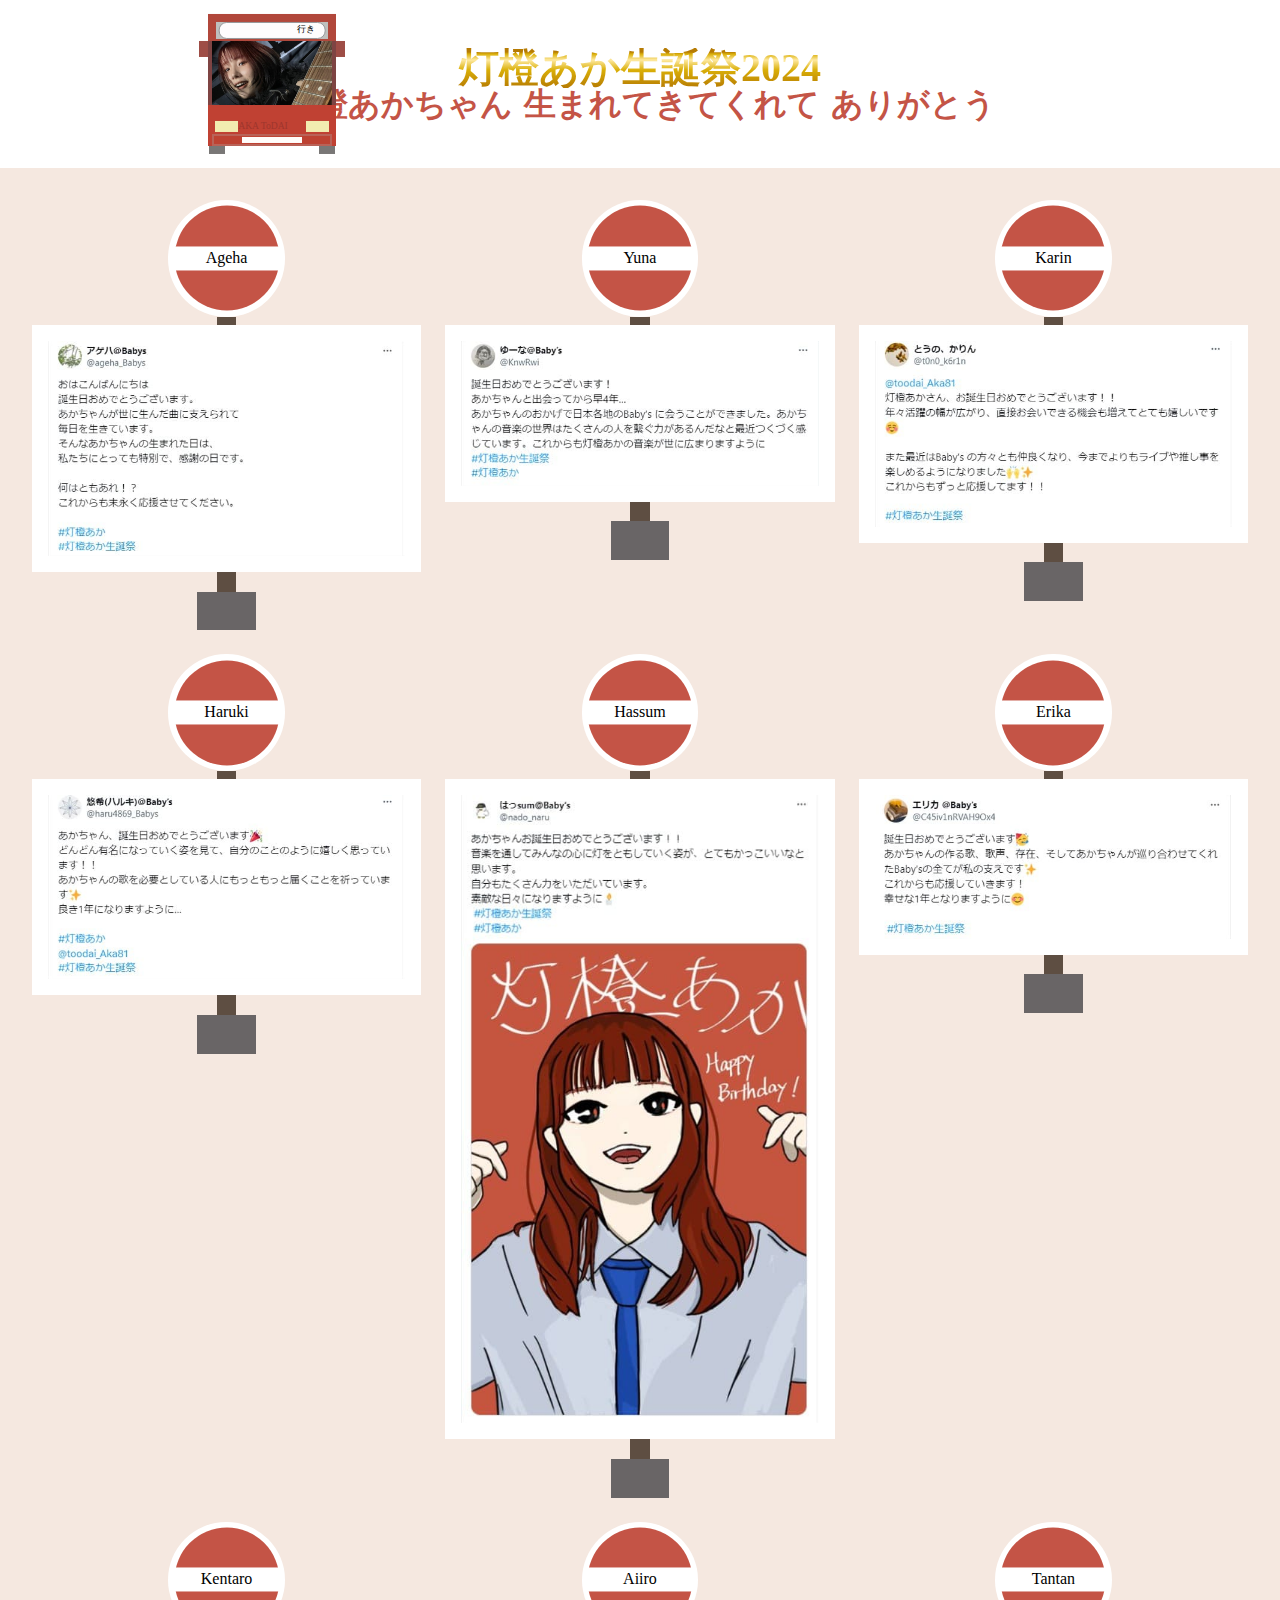
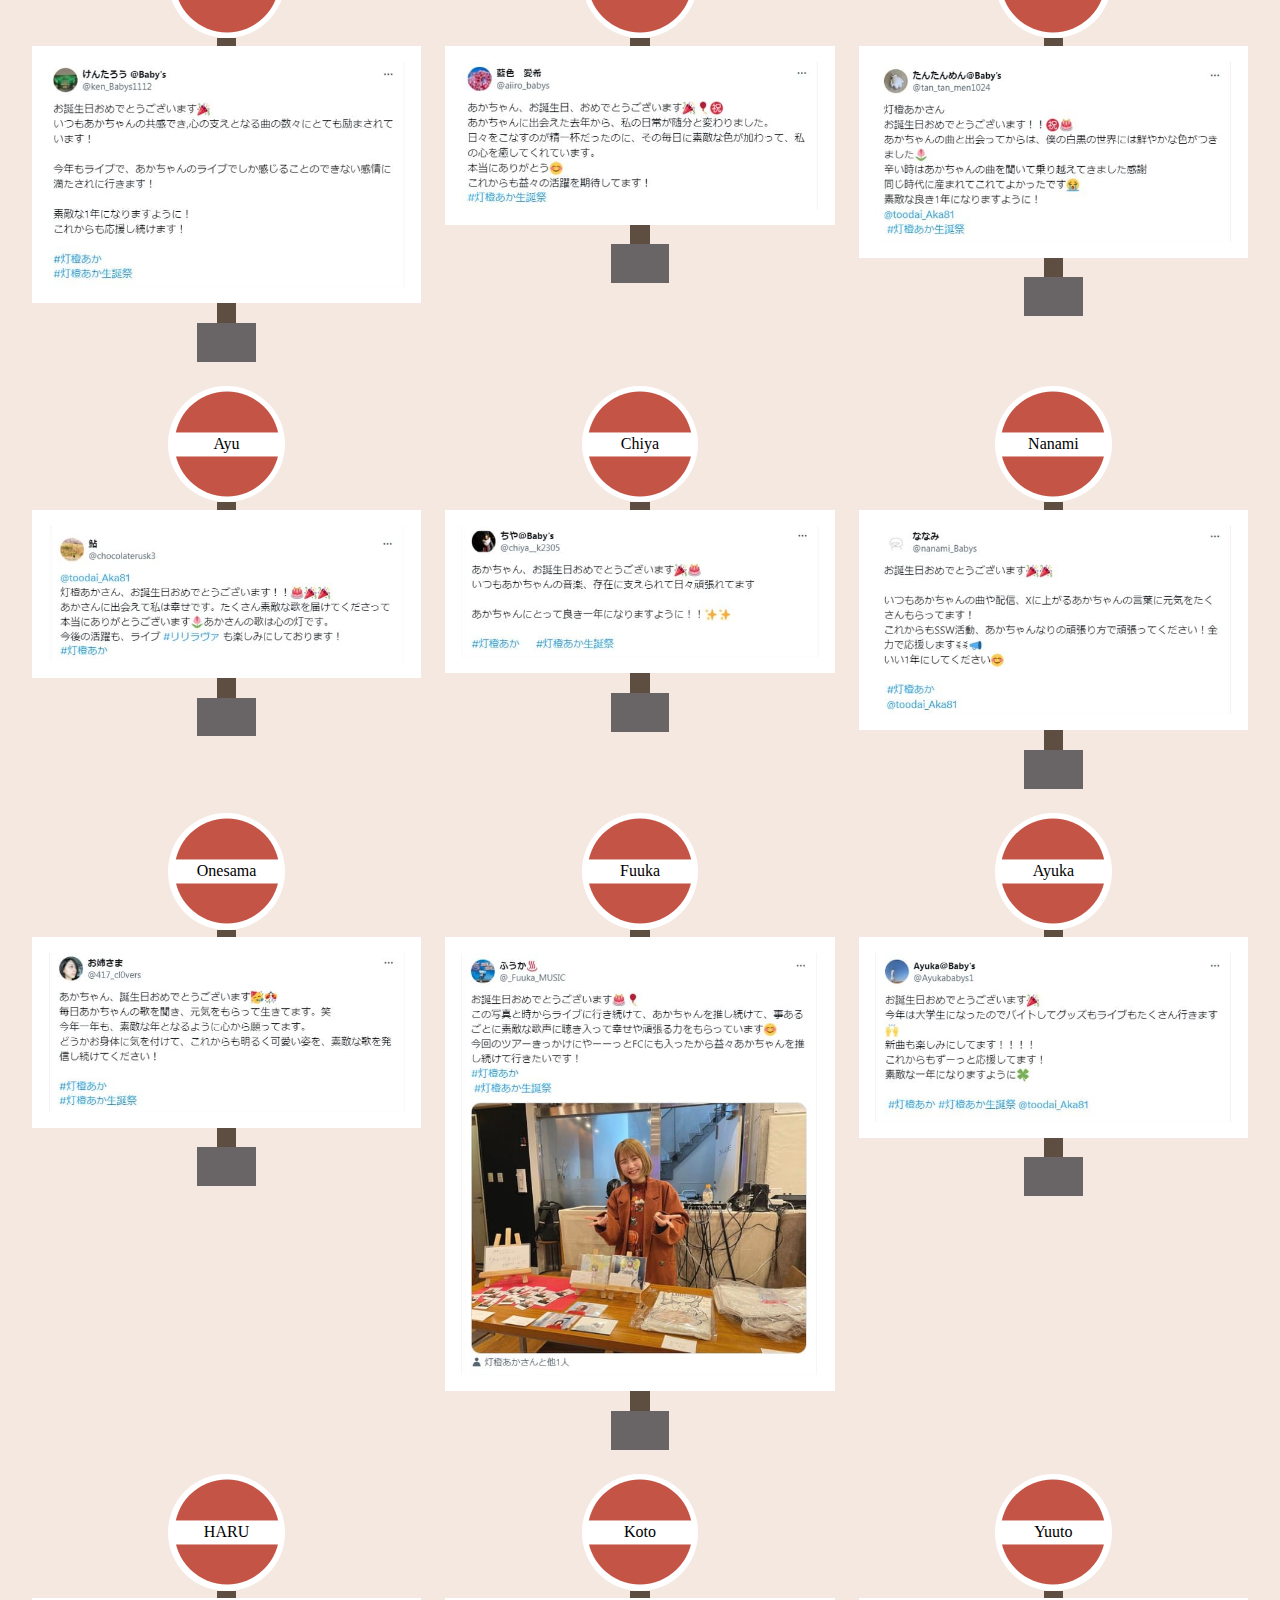
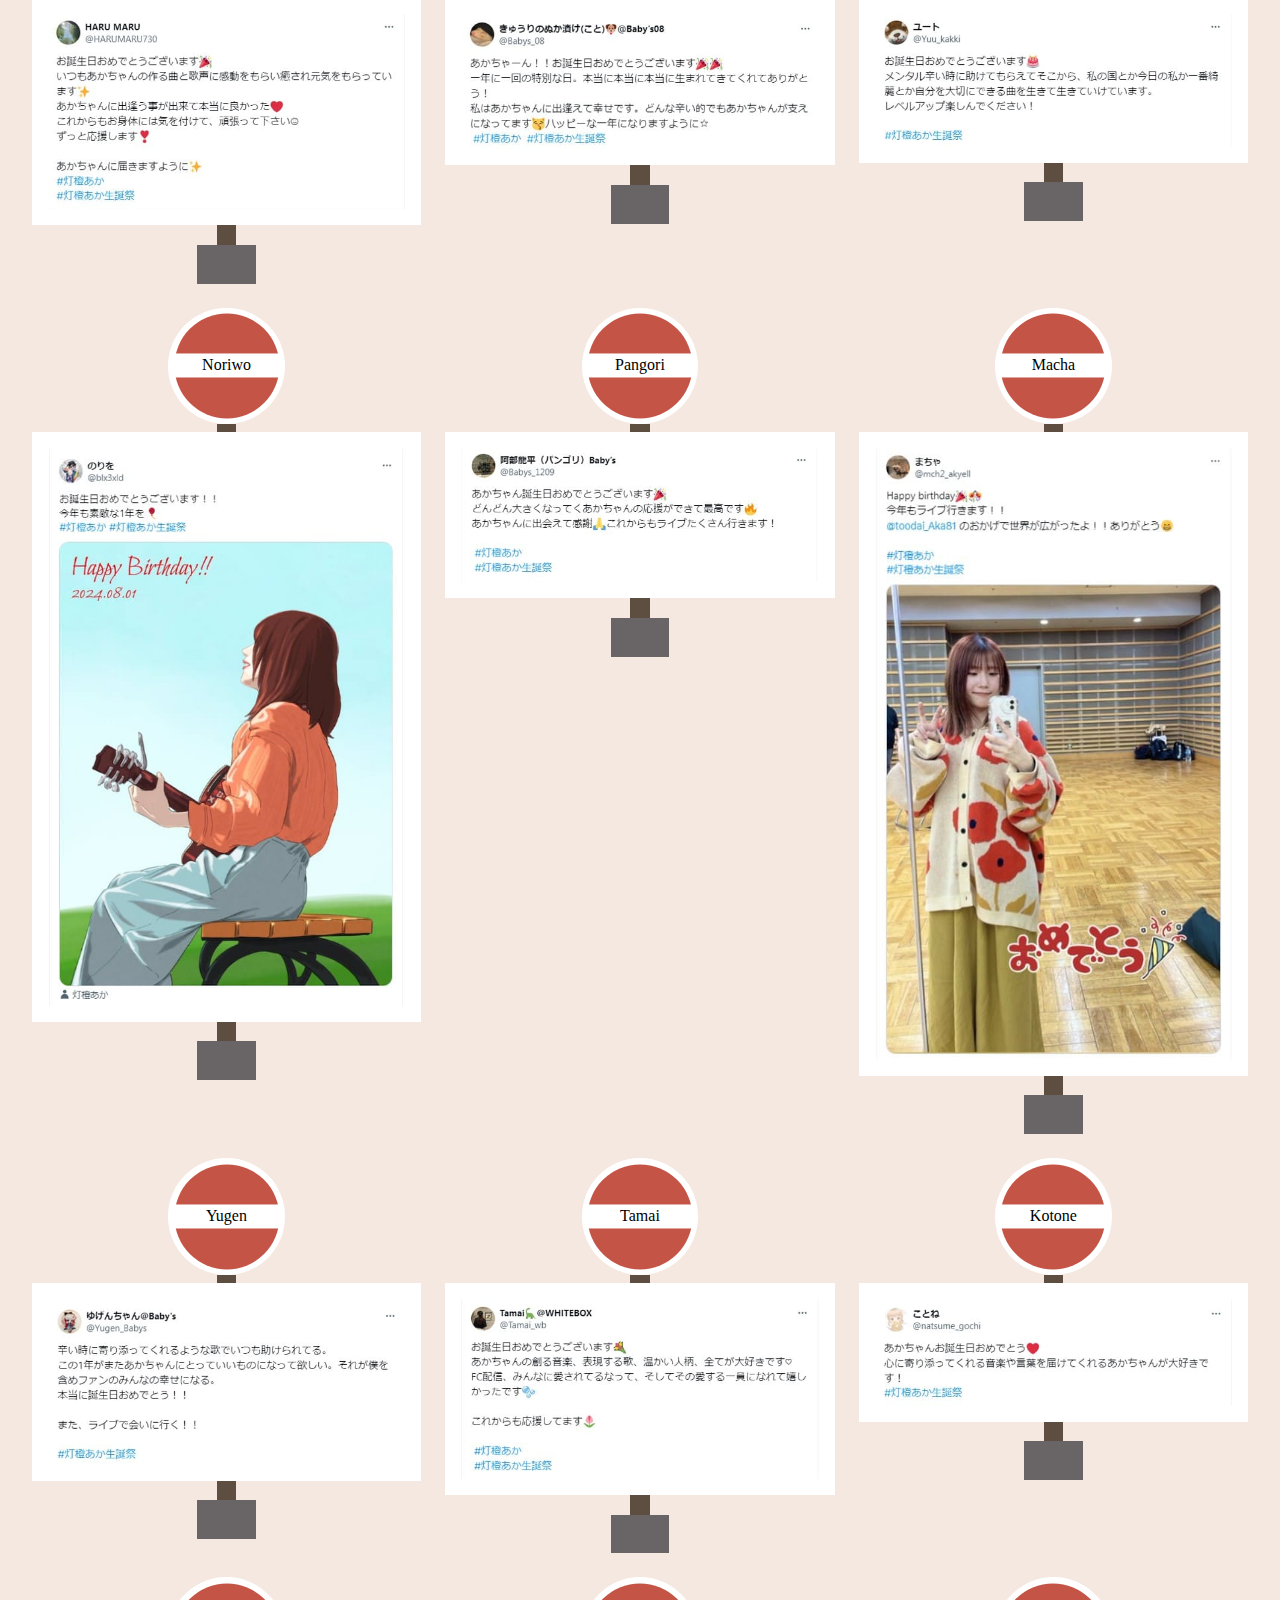
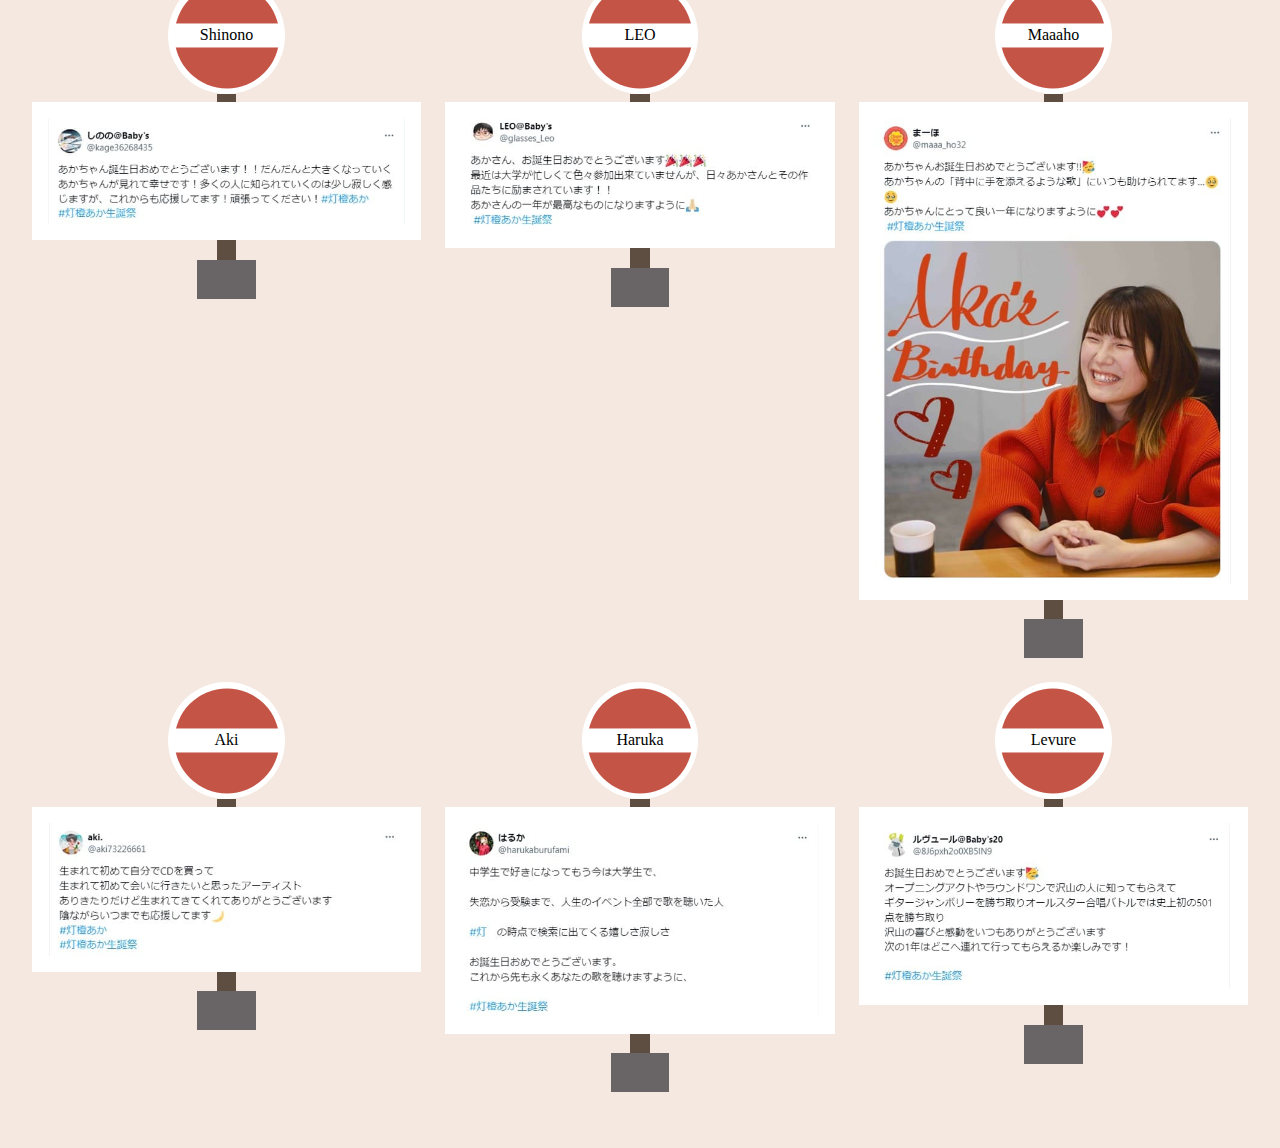
<file: index.html>
<html>
  <head>
    <meta charset="utf-8" />
    <meta name="viewport" content="width=device-width,initial-scale=1" />
    <meta
      name="description"
      content="灯橙あかさんのお誕生日をお祝いする素敵なツイートを集めました。"
    />
    <title>【非公式】灯橙あか生誕祭2024</title>
    <meta
      property="og:url"
      content="https://levure-s.github.io/ToodaiBD2024/"
    />
    <meta property="og:title" content="【非公式】灯橙あか生誕祭2024" />
    <meta property="og:type" content="article" />
    <meta
      property="og:description"
      content="灯橙あかさんのお誕生日をお祝いする素敵なツイートを集めました。"
    />
    <meta
      property="og:image"
      content="https://levure-s.github.io/ToodaiBD2024/img/GT46iakXUAAEhxz.jpeg"
    />
    <meta name="twitter:card" content="summary" />
    <meta name="twitter:site" content="@8J6pxh2o0XB5lN9" />
    <meta property="og:locale" content="ja_JP" />
    <link rel="stylesheet" href="./css/doctor.css" />
    <link rel="stylesheet" href="./css/style.css" />
    <script src="https://ajax.googleapis.com/ajax/libs/jquery/2.1.4/jquery.min.js"></script>
  </head>
  <body>
    <div class="title">
      <div class="img-contaier">
        <div class="bus">
          <div class="roof">
            <div class="destination-display">
              <div class="destination">行き</div>
            </div>
          </div>
          <div class="body">
            <div class="side-mirror"></div>
            <div class="window">
              <a
                href="https://x.com/toodai_Aka81/status/1818955669074239957"
                target="_blank"
                rel="noopener"
              >
                <img src="./img/GT46iakXUAAEhxz.jpeg" alt="" />
              </a>
            </div>
            <div class="side-mirror right"></div>
            <div class="front">
              <div class="front-container">
                <div class="lights"></div>
                <div class="text-area"><p>AKA ToDAI</p></div>
                <div class="lights"></div>
              </div>
              <div class="bumper">
                <div class="number-plate"></div>
              </div>
            </div>
          </div>
          <div class="wheel-container">
            <div class="wheel"></div>
            <div class="wheel"></div>
          </div>
        </div>
      </div>
      <h1>灯橙あか生誕祭2024</h1>
      <h2>
        <span class="brake1"> 灯橙あかちゃん </span>
        <span class="brake2">生まれてきてくれて</span>
        ありがとう
      </h2>
    </div>

    <div class="msg">
      <ul id="msg-list"></ul>
    </div>

    <script src="./info.js"></script>
    <script>
      var text = "";
      for (key in tweets) {
        let text1 =
          '<li><div class="bus_stop"><div class="head"><div class="cylindrical_plate"><div class="inner"><div class="name">';
        let text2 = key;
        let text3 =
          '</div></div></div></div><div class="body"><div class="brace"></div><div class="sign"><div class="inner">';
        let text4 =
          '<a href="' + tweets[key].url + '" target="_blank" rel="noopener">';
        let text5 = '<img src="./img/' + tweets[key].img + '">';
        let text6 = "</a>";
        let text7 =
          '</div></div><div class="brace"></div></div><div class="foot"></div></div></li>';
        text = text + text1 + text2 + text3 + text4 + text5 + text6 + text7;
      }
      $(window).load(function () {
        $("#msg-list").html(text);
      });
    </script>
  </body>
</html>
</file>
<file: css/style.css>
body {
  min-width: 280px;
}

h1,
h2 {
  text-align: center;
}
li {
  list-style: none;
}
img {
  max-width: 100%;
  max-height: 100%;
}

.title {
  position: relative;
  padding: 3em;
  background-color: #fff;
}
.title a:nth-child(2) {
  width: 6.4em;
  left: calc(50% + 19em);
}
.title h1 {
  font-size: 2.5em;
  font-weight: bold;
  color: transparent;
  background: linear-gradient(
    0deg,
    #b67b03 0%,
    #daaf08 45%,
    #fee9a0 70%,
    #daaf08 85%,
    #b67b03 90% 100%
  );
  -webkit-background-clip: text;
}
.title h2 {
  font-size: 2em;
  font-family: system-ui;
  color: #c45446;
}
.msg {
  background-color: #f5e8e0;
}
#msg-list {
  display: flex;
  flex-wrap: wrap;
  justify-content: space-between;
  padding: 2em;
}
#msg-list::after {
  content: "";
  width: 32%;
  max-width: 450px;
}
#msg-list li {
  max-width: 450px;
  width: 32%;
  padding-bottom: 1.5em;
}
.cylindrical_plate {
  width: 30%;
  margin: auto;
  border-radius: 50%;
  background-color: #fff;
  padding-top: 30%;
  position: relative;
}
.cylindrical_plate .inner {
  width: 90%;
  border-radius: 50%;
  background-color: #c45446;
  padding-top: 90%;
  position: absolute;
  top: 50%;
  left: 50%;
  transform: translate(-50%, -50%);
}
.cylindrical_plate .name {
  width: 103%;
  position: absolute;
  top: 50%;
  left: 50%;
  transform: translate(-50%, -50%);
  background-color: #fff;
  text-align: center;
  line-height: 1.5em;
}
.bus_stop .brace {
  width: 5%;
  padding-top: 2%;
  background-color: #5e4e42;
  margin: auto;
}
.bus_stop .brace:nth-child(3) {
  padding-top: 5%;
}
.sign {
  padding: 1em;
  background-color: #fff;
}
.bus_stop .foot {
  width: 15%;
  padding-top: 10%;
  background-color: #696566;
  margin: auto;
}
.bus {
  display: inline-block;
  width: 8em;
  position: absolute;
  top: 50%;
  left: calc(50% - 27em);
  transform: translateY(-50%);
}
.bus .roof {
  background-color: #b1473b;
  width: 100%;
  padding: 6.2% 6.1% 1.5%;
  box-sizing: border-box;
}
.bus .destination-display {
  position: relative;
  background-color: #bec0be;
  width: 100%;
  padding-top: 15.5%;
  box-sizing: border-box;
}
.bus .destination {
  position: absolute;
  width: 94.9%;
  height: 100%;
  top: 0;
  left: 50%;
  transform: translateX(-50%);
  background-color: #fefcfd;
  border: solid 1px #97979a;
  border-radius: 8px;
  box-sizing: border-box;
  text-align: right;
  padding-right: 01em;
  padding-top: 0.2em;
  font-size: 56%;
}
.bus .body {
  position: relative;
  background-color: #7e4443;
  height: 6.55em;
}
.bus .side-mirror {
  background-color: #9e4d46;
  width: 6.9%;
  padding-top: 12.6%;
  position: absolute;
  top: 0;
  left: -6.9%;
}
.bus .side-mirror.right {
  left: 100%;
}
.bus .window {
  overflow: hidden;
  height: 60.7%;
  width: 93.6%;
  margin: auto;
}
.bus .window img {
  width: 100%;
  max-height: none;
  margin-top: -11%;
}
.front {
  background-color: #c04133;
  height: 39.3%;
}
.front-container {
  padding-top: 12.7%;
  padding-bottom: 1%;
  height: 27.3%;
  display: flex;
  justify-content: center;
}
.lights {
  background-color: #f2ecb0;
  width: 17.8%;
}
.text-area {
  width: 52.7%;
  font-size: 60%;
  color: #9e362d;
  white-space: nowrap;
}
.bumper {
  background-color: #bd4232;
  border: solid 2px #b96358;
  box-sizing: border-box;
  height: 30.5%;
  width: 93.6%;
  margin: auto;
  display: flex;
  align-items: center;
}
.number-plate {
  background-color: #fffdfb;
  width: 51.9%;
  height: 66.7%;
  margin: auto;
}
.wheel-container {
  margin: auto;
  width: 98.4%;
  height: 0.5em;
  display: flex;
  justify-content: space-between;
}
.wheel {
  background-color: #797776;
  width: 12.9%;
}

@media (max-width: 900px) {
  .title {
    text-align: center;
  }
  .bus {
    position: relative;
    left: unset;
    top: unset;
    transform: unset;
    padding-bottom: 1em;
  }
  .img-contaier {
    display: flex;
    justify-content: center;
    align-items: center;
  }
  #msg-list li {
    width: 48%;
  }
}
@media (max-width: 680px) {
  .brake1 {
    display: block;
  }
  .title {
    padding: 2em;
  }
  #msg-list {
    justify-content: center;
  }
  #msg-list li {
    width: 100%;
  }
}
@media (max-width: 470px) {
  .title {
    height: auto;
    padding: 1em 0;
  }
  .title h1 {
    font-size: 1.5em;
  }
  .title h2 {
    font-size: 1em;
  }
  .cylindrical_plate .name {
    font-size: 0.8em;
  }
}
</file>
<file: css/doctor.css>
/* 
html5doctor.com Reset Stylesheet
v1.6.1
Last Updated: 2010-09-17
Author: Richard Clark - http://richclarkdesign.com 
Twitter: @rich_clark
*/

html, body, div, span, object, iframe,
h1, h2, h3, h4, h5, h6, p, blockquote, pre,
abbr, address, cite, code,
del, dfn, em, img, ins, kbd, q, samp,
small, strong, sub, sup, var,
b, i,
dl, dt, dd, ol, ul, li,
fieldset, form, label, legend,
table, caption, tbody, tfoot, thead, tr, th, td,
article, aside, canvas, details, figcaption, figure, 
footer, header, hgroup, menu, nav, section, summary,
time, mark, audio, video {
  margin:0;
  padding:0;
  border:0;
  outline:0;
  font-size:100%;
  vertical-align:baseline;
  background:transparent;
}

body {
  line-height:1;
}

article,aside,details,figcaption,figure,
footer,header,hgroup,menu,nav,section { 
  display:block;
}

nav ul {
  list-style:none;
}

blockquote, q {
  quotes:none;
}

blockquote:before, blockquote:after,
q:before, q:after {
  content:'';
  content:none;
}

a {
  margin:0;
  padding:0;
  font-size:100%;
  vertical-align:baseline;
  background:transparent;
}

/* change colours to suit your needs */
ins {
  background-color:#ff9;
  color:#000;
  text-decoration:none;
}

/* change colours to suit your needs */
mark {
  background-color:#ff9;
  color:#000; 
  font-style:italic;
   font-weight:bold;
}

del {
  text-decoration: line-through;
}

abbr[title], dfn[title] {
  border-bottom:1px dotted;
  cursor:help;
}

table {
  border-collapse:collapse;
  border-spacing:0;
}

/* change border colour to suit your needs */
hr {
  display:block;
  height:1px;
  border:0;   
  border-top:1px solid #cccccc;
  margin:1em 0;
  padding:0;
}

input, select {
  vertical-align:middle;
}
</file>
